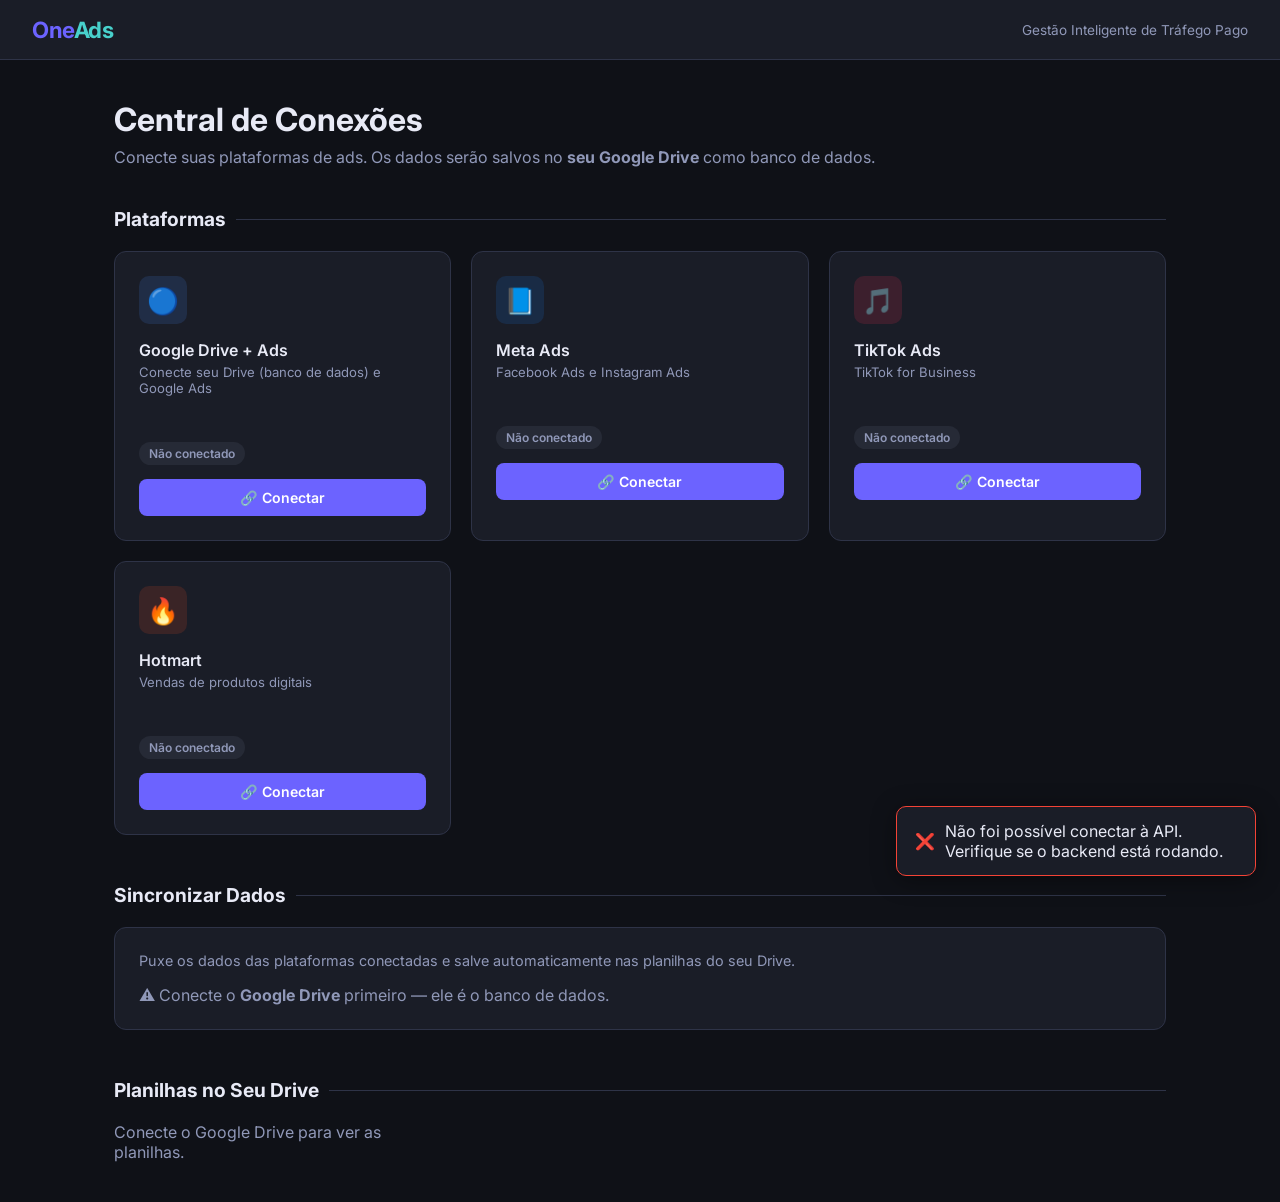
<file: frontend/index.html>
<!DOCTYPE html>
<html lang="pt-BR">
<head>
  <meta charset="UTF-8" />
  <meta name="viewport" content="width=device-width, initial-scale=1.0" />
  <title>OneAds — Conecte suas plataformas</title>
  <link rel="preconnect" href="https://fonts.googleapis.com" />
  <link href="https://fonts.googleapis.com/css2?family=Inter:wght@400;500;600;700&display=swap" rel="stylesheet" />
  <link rel="stylesheet" href="css/style.css" />
</head>
<body>

<!-- Navbar -->
<nav class="navbar">
  <div class="logo">One<span>Ads</span></div>
  <div style="color:var(--text2);font-size:0.85rem">Gestão Inteligente de Tráfego Pago</div>
</nav>

<!-- Loading Overlay -->
<div class="loading-overlay" id="loading-overlay">
  <div class="spinner"></div>
  <p id="loading-text">Aguarde...</p>
</div>

<!-- Toast Container -->
<div class="toast-container" id="toast-container"></div>

<!-- Main -->
<main class="container">

  <div class="page-header">
    <h1>Central de Conexões</h1>
    <p>Conecte suas plataformas de ads. Os dados serão salvos no <strong>seu Google Drive</strong> como banco de dados.</p>
  </div>

  <!-- Plataformas -->
  <div class="section-title">Plataformas</div>
  <div class="platforms-grid" id="platforms-grid">
    <!-- renderizado via JS -->
  </div>

  <!-- Sincronização -->
  <div class="section-title">Sincronizar Dados</div>
  <div class="sync-panel">
    <p style="color:var(--text2);margin-bottom:16px;font-size:0.9rem">
      Puxe os dados das plataformas conectadas e salve automaticamente nas planilhas do seu Drive.
    </p>
    <div class="sync-actions" id="sync-actions">
      <!-- renderizado via JS -->
    </div>
    <div class="sync-log" id="sync-log"></div>
  </div>

  <!-- Arquivos no Drive -->
  <div class="section-title">Planilhas no Seu Drive</div>
  <div id="drive-files" class="files-grid">
    <p style="color:var(--text2)">Conecte o Google Drive para ver as planilhas.</p>
  </div>

</main>

<script src="js/app.js"></script>
</body>
</html>
</file>
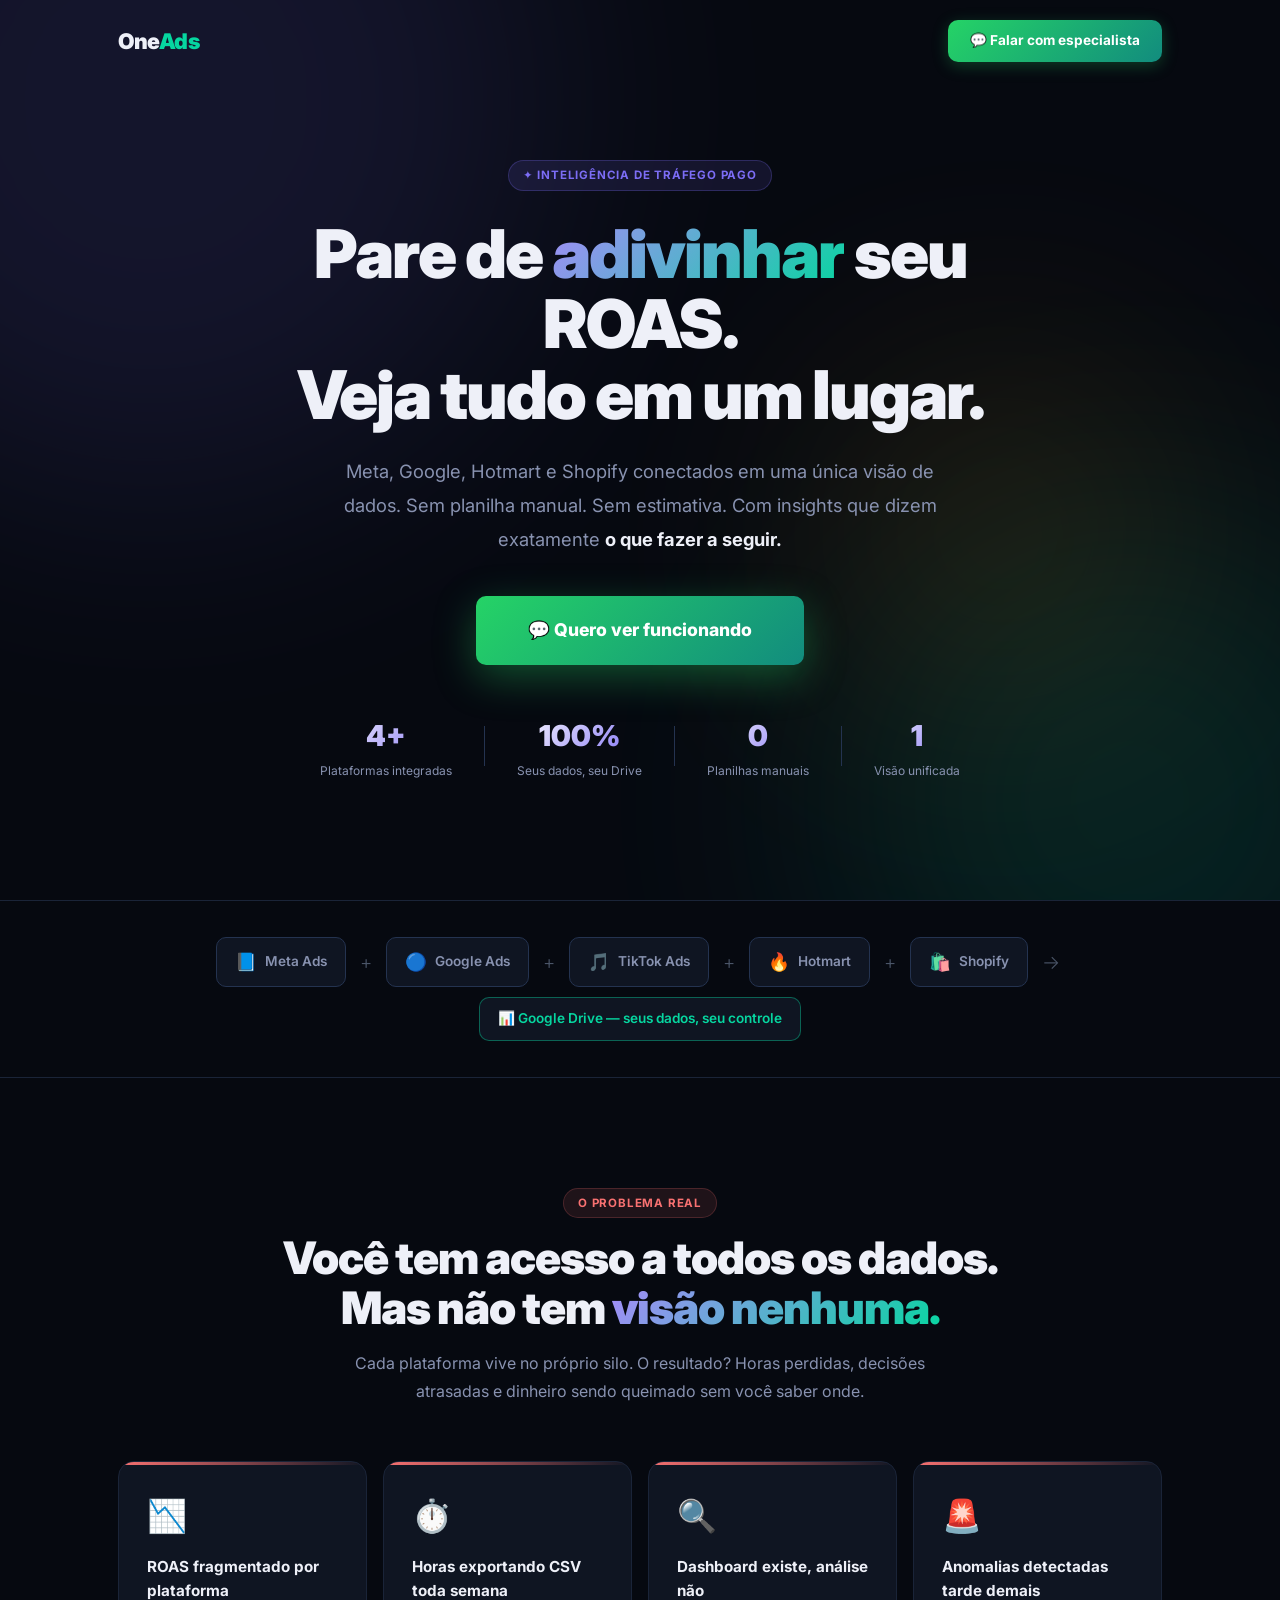
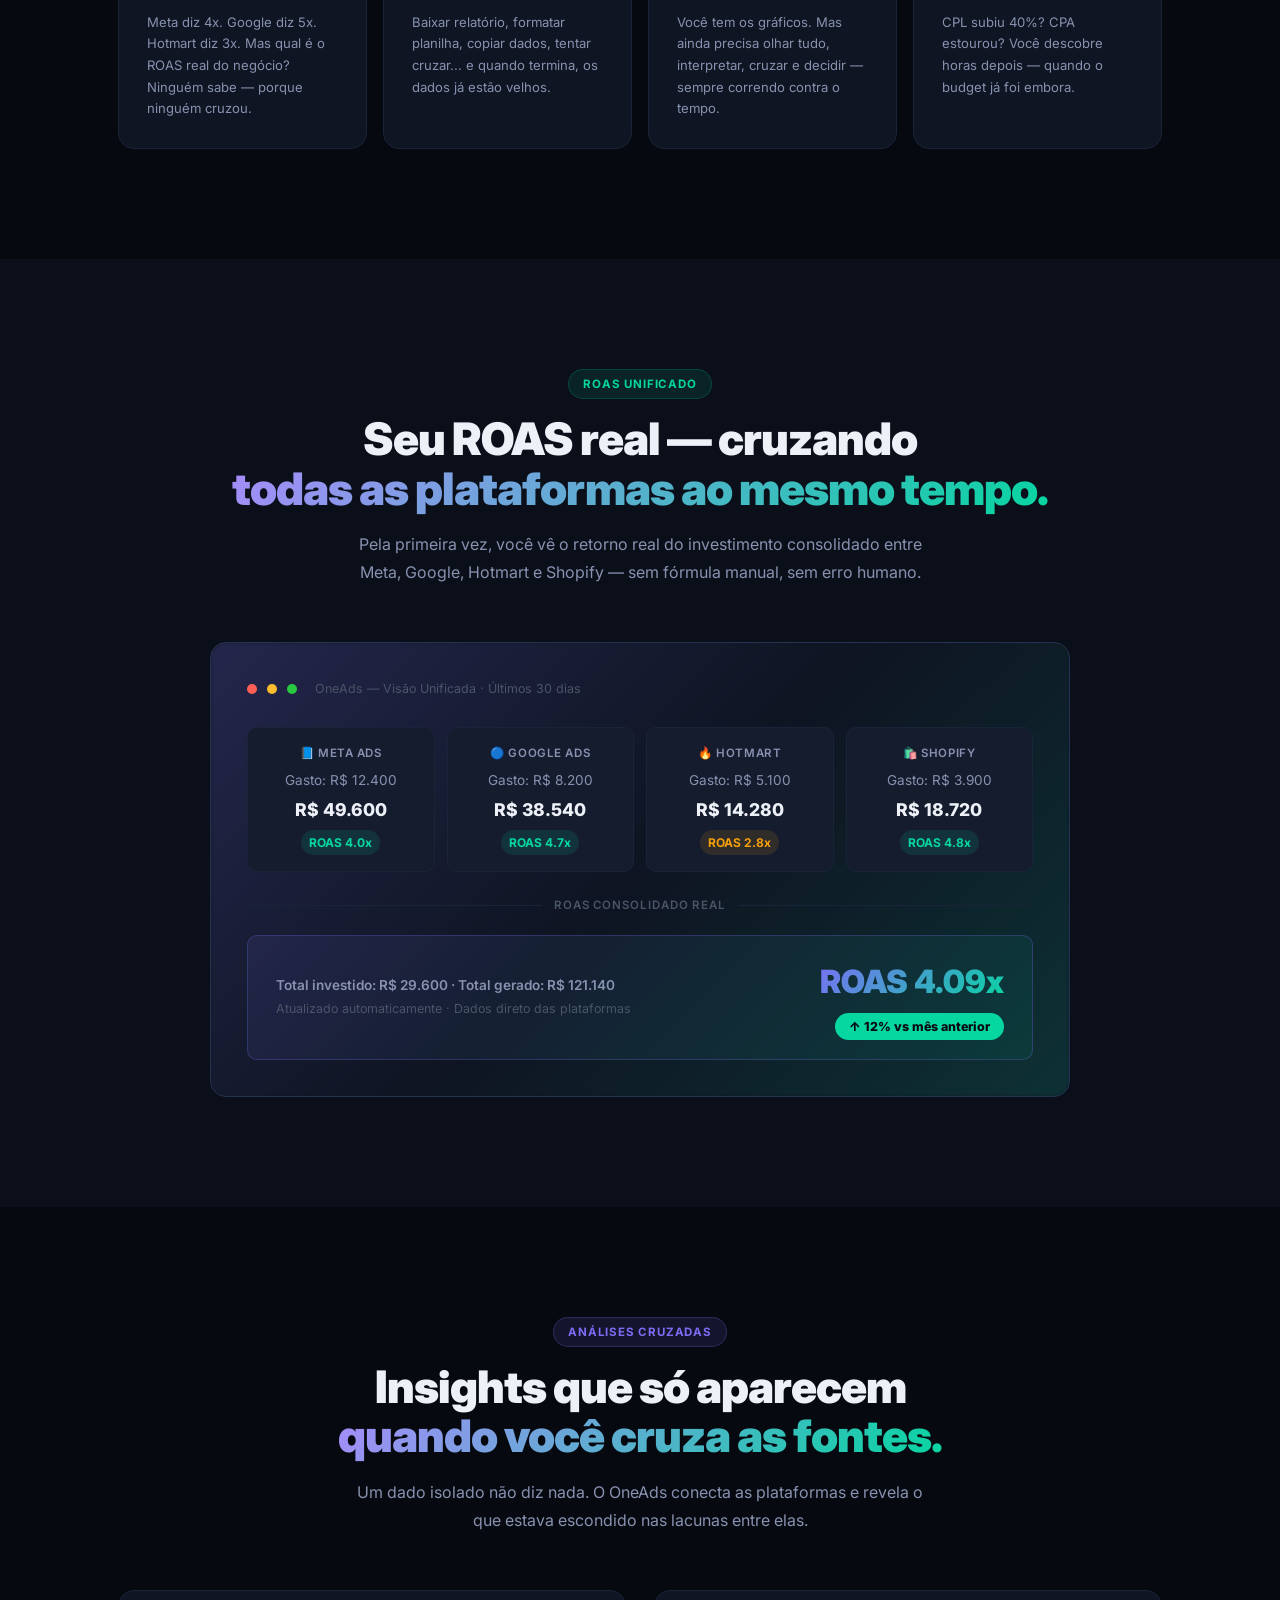
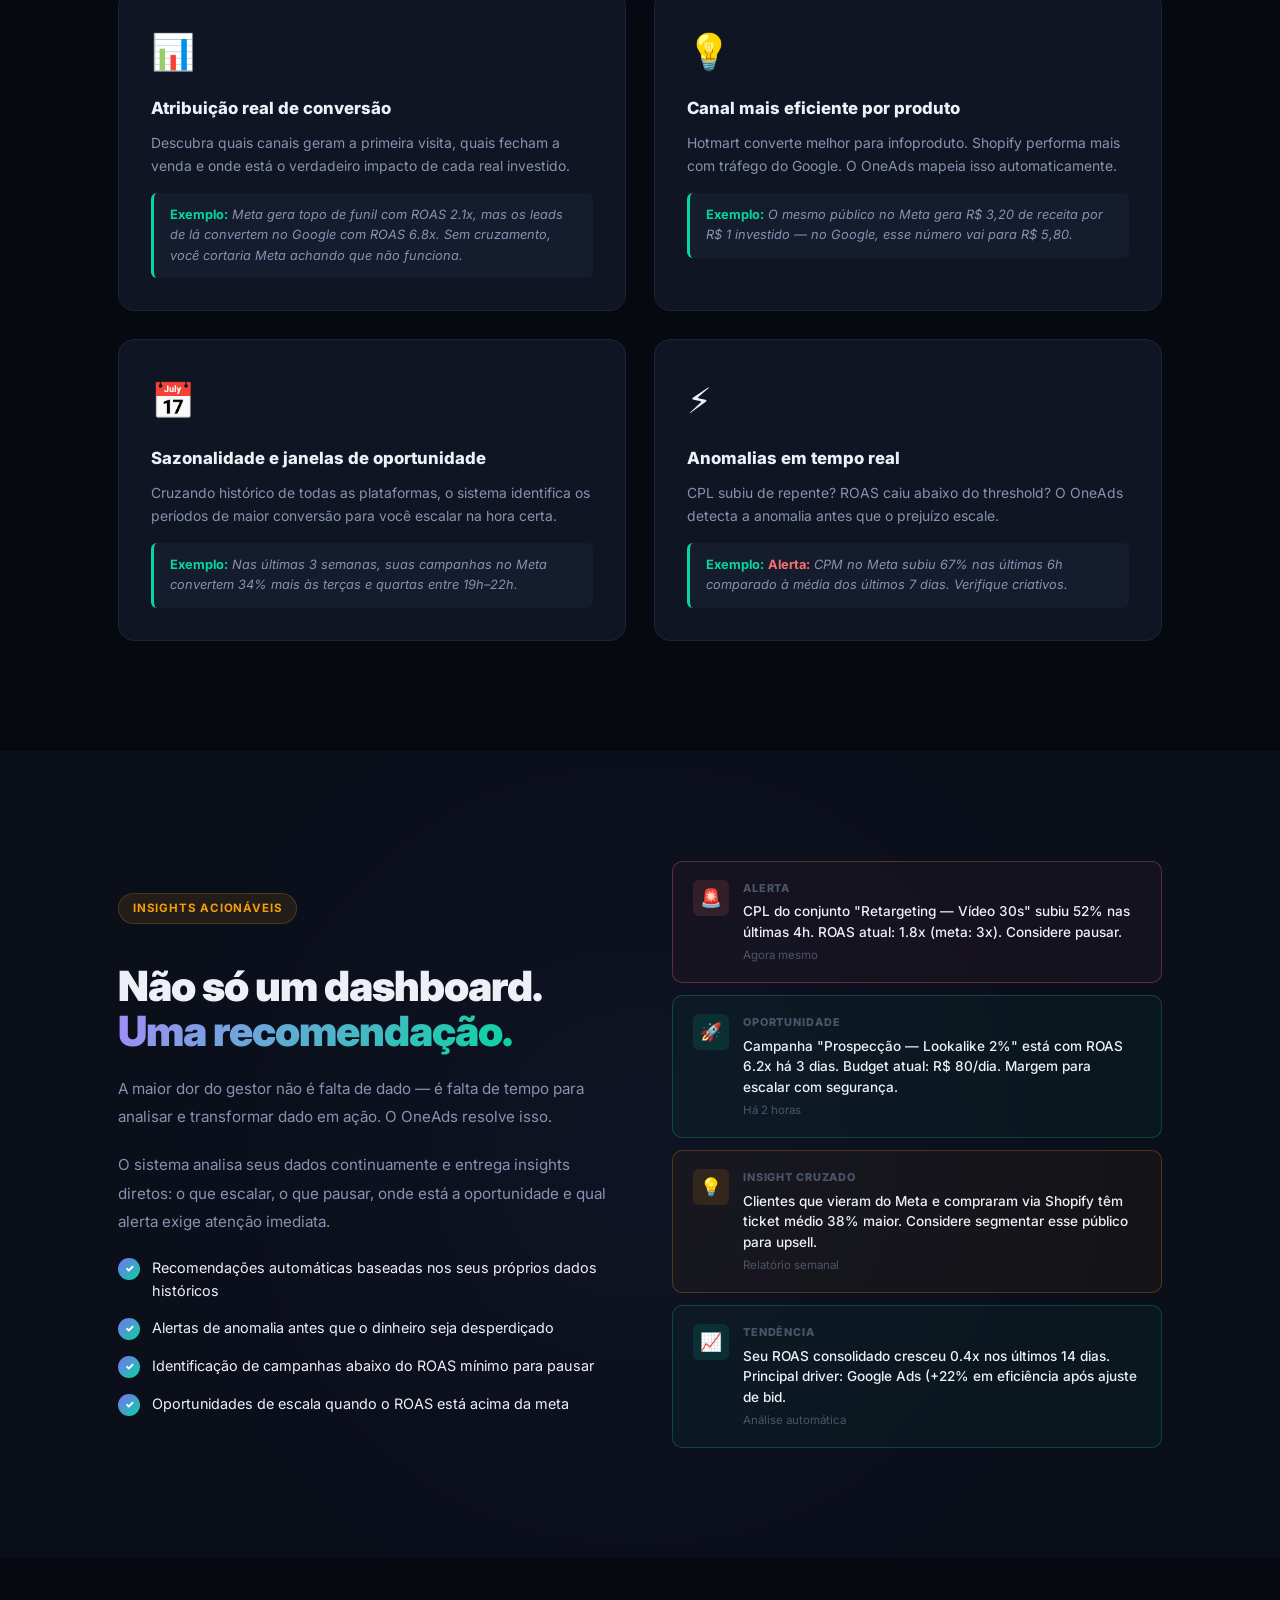
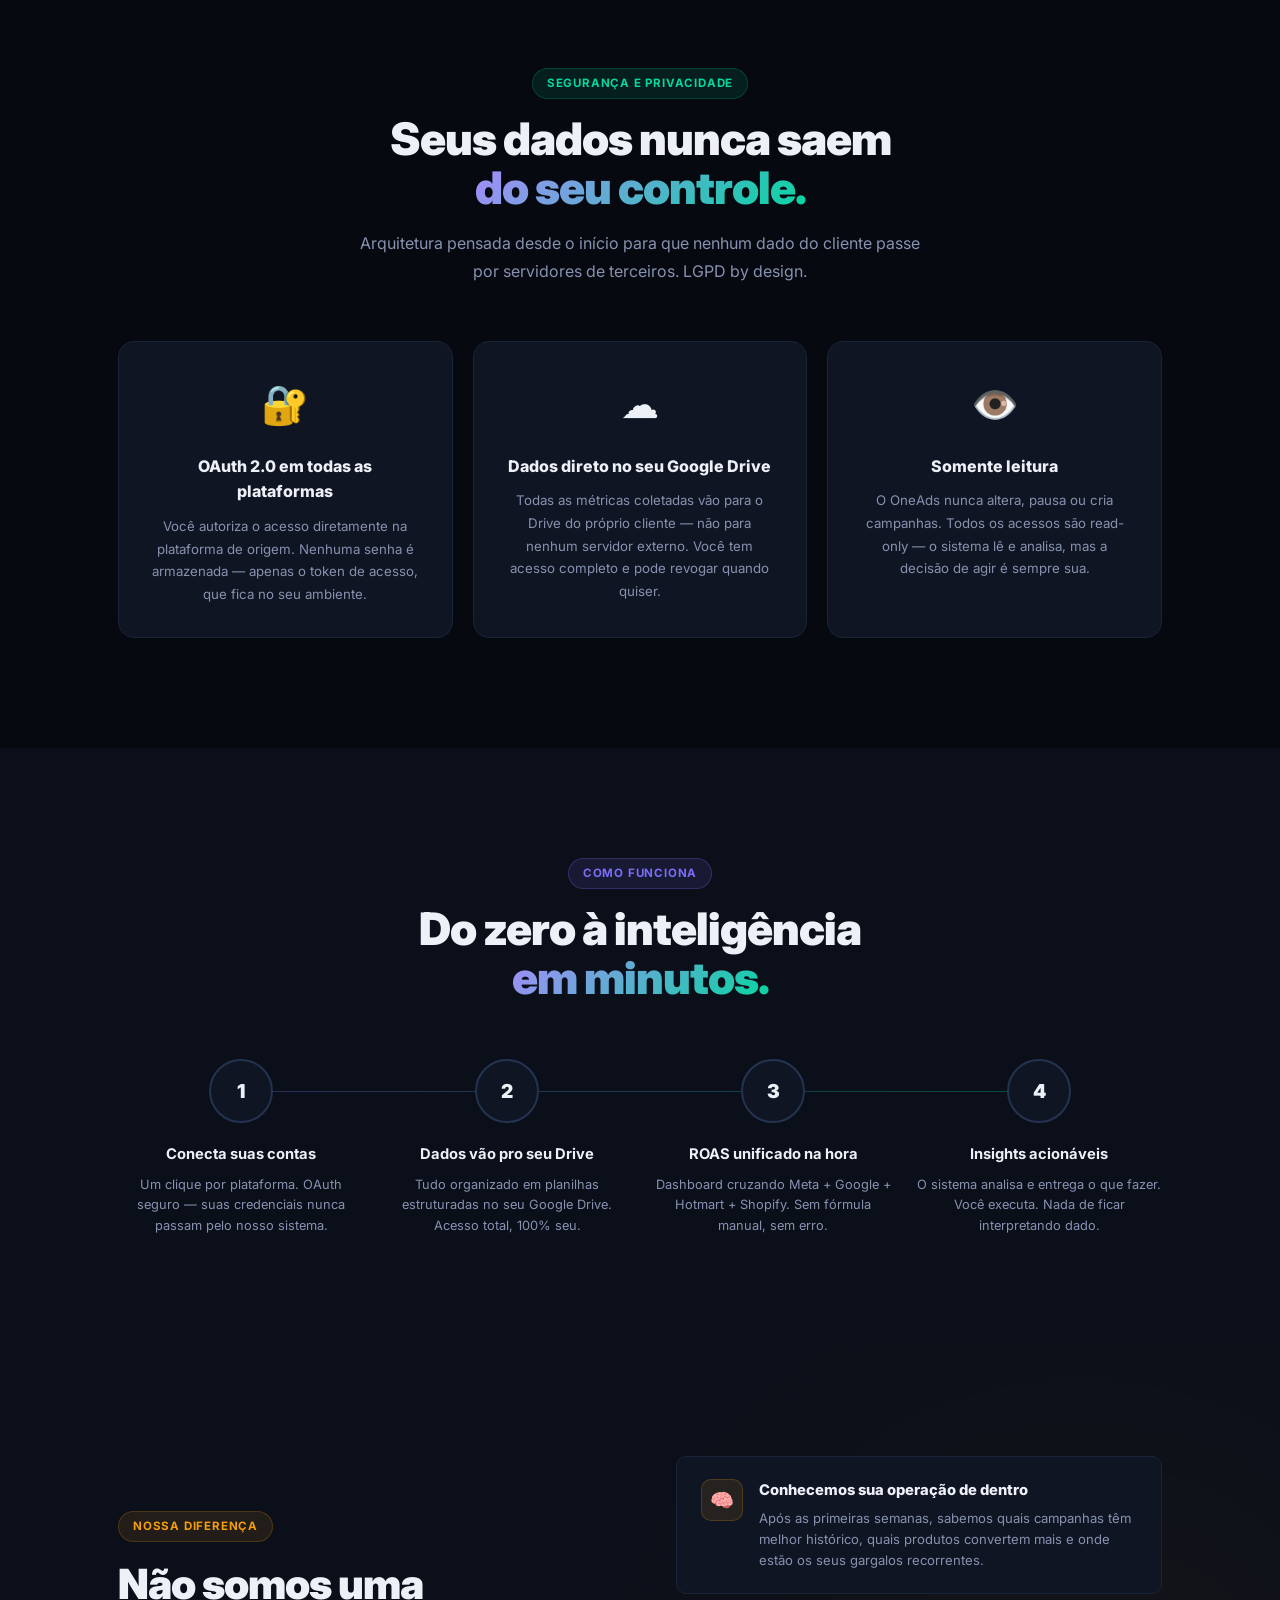
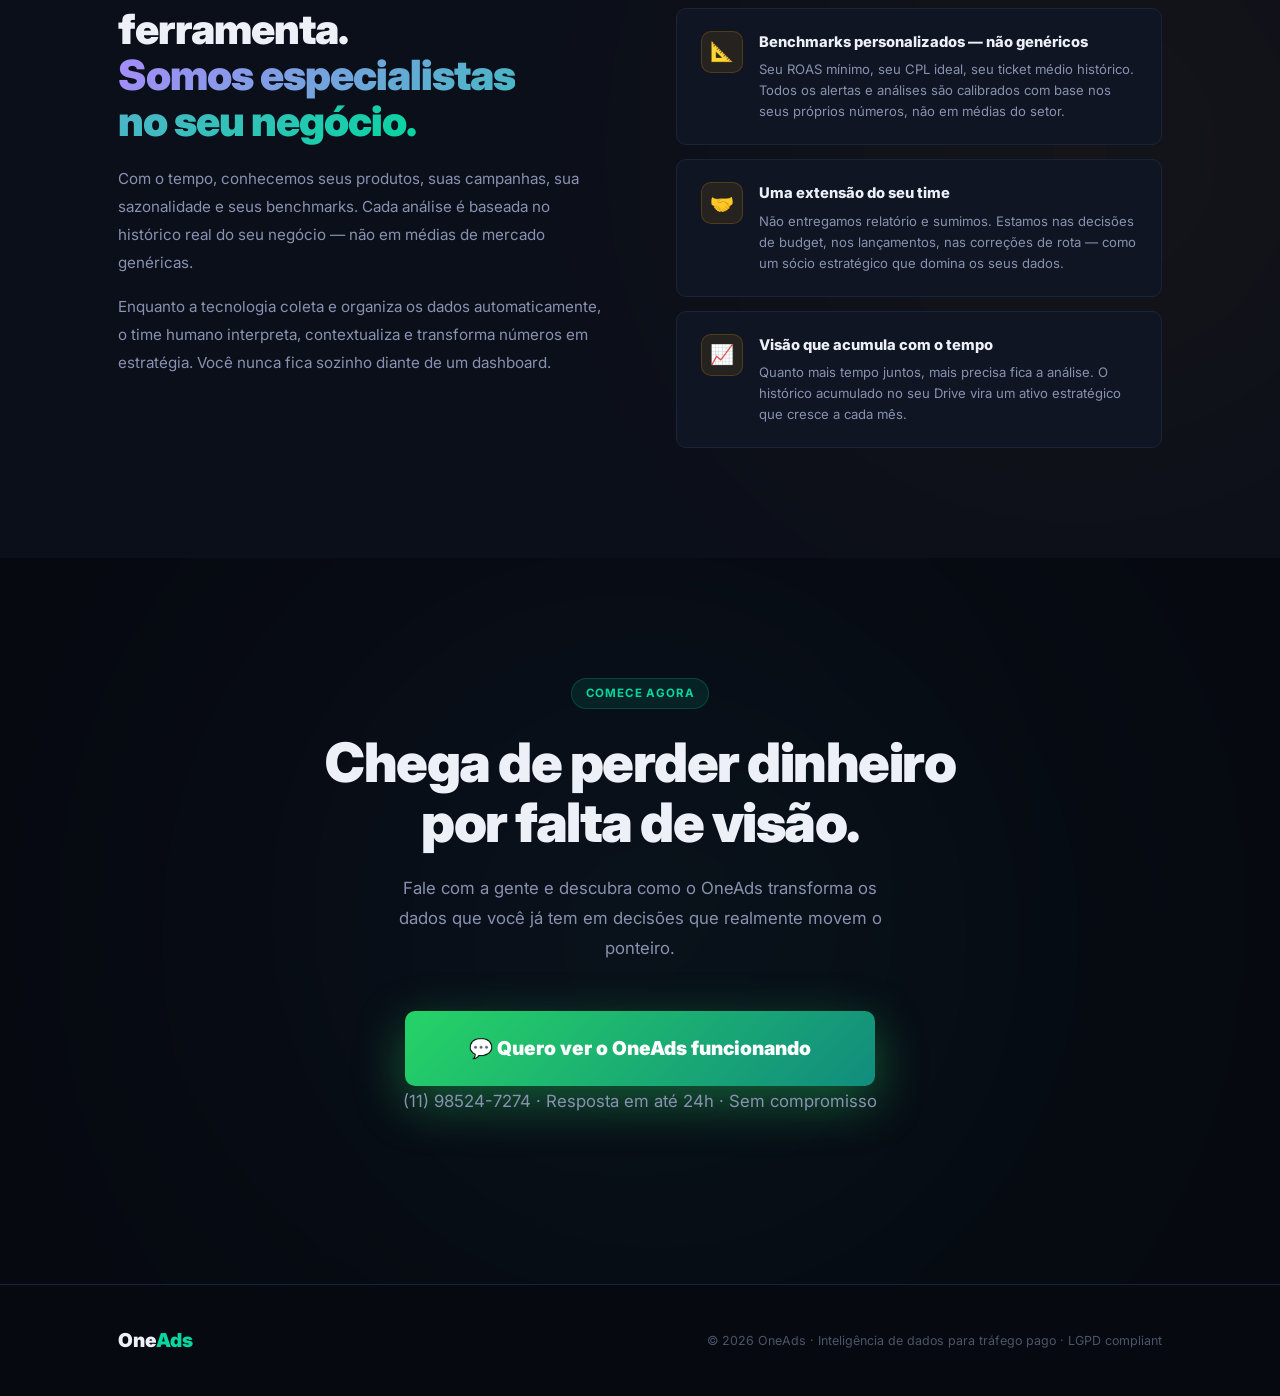
<file: frontend/landing.html>
<!DOCTYPE html>
<html lang="pt-BR">
<head>
<meta charset="UTF-8" />
<meta name="viewport" content="width=device-width, initial-scale=1.0" />
<title>OneAds — ROAS Unificado. Insights Reais. Resultado.</title>
<link rel="preconnect" href="https://fonts.googleapis.com" />
<link href="https://fonts.googleapis.com/css2?family=Inter:wght@300;400;500;600;700;800;900&display=swap" rel="stylesheet" />
<style>
*,*::before,*::after{box-sizing:border-box;margin:0;padding:0}
:root{
  --bg:#060910;
  --bg2:#0b0f1a;
  --surface:#0f1522;
  --surface2:#141c2e;
  --border:#1a2438;
  --border2:#243350;
  --accent:#7c6df5;
  --accent2:#06d6a0;
  --accent3:#f59e0b;
  --red:#f87171;
  --text:#eef0f8;
  --text2:#8892b0;
  --text3:#4a5568;
  --radius:16px;
  --radius-sm:10px;
  --radius-xs:6px;
}
html{scroll-behavior:smooth}
body{font-family:'Inter',system-ui,sans-serif;background:var(--bg);color:var(--text);overflow-x:hidden;line-height:1.6}
a{text-decoration:none;color:inherit}

/* UTILS */
.container{max-width:1100px;margin:0 auto;padding:0 28px}
.tag{display:inline-flex;align-items:center;gap:6px;padding:5px 14px;border-radius:100px;font-size:.72rem;font-weight:700;letter-spacing:.07em;text-transform:uppercase}
.tag-purple{background:rgba(124,109,245,.12);color:var(--accent);border:1px solid rgba(124,109,245,.25)}
.tag-green{background:rgba(6,214,160,.1);color:var(--accent2);border:1px solid rgba(6,214,160,.2)}
.tag-gold{background:rgba(245,158,11,.1);color:var(--accent3);border:1px solid rgba(245,158,11,.2)}
.tag-red{background:rgba(248,113,113,.1);color:var(--red);border:1px solid rgba(248,113,113,.2)}
.gradient-text{background:linear-gradient(135deg,#a78bfa,#06d6a0);-webkit-background-clip:text;-webkit-text-fill-color:transparent;background-clip:text}
.section-label{text-align:center;margin-bottom:16px}
.section-title{font-size:clamp(1.9rem,4vw,2.8rem);font-weight:900;letter-spacing:-1px;text-align:center;margin-bottom:16px;line-height:1.1}
.section-sub{text-align:center;color:var(--text2);max-width:580px;margin:0 auto 56px;font-size:1rem;line-height:1.75}

/* FADE IN */
.fade-in{opacity:0;transform:translateY(28px);transition:opacity .7s ease,transform .7s ease}
.fade-in.visible{opacity:1;transform:translateY(0)}

/* NAV */
nav{position:fixed;top:0;left:0;right:0;z-index:100;padding:20px 0}
nav.scrolled{background:rgba(6,9,16,.9);backdrop-filter:blur(20px);border-bottom:1px solid var(--border)}
.nav-inner{display:flex;align-items:center;justify-content:space-between}
.nav-logo{font-size:1.35rem;font-weight:900;letter-spacing:-.5px}
.nav-logo span{color:var(--accent2)}
.btn-wpp-nav{display:inline-flex;align-items:center;gap:8px;padding:10px 22px;border-radius:var(--radius-sm);background:linear-gradient(135deg,#25d366,#128c7e);color:#fff;font-size:.85rem;font-weight:700;transition:all .2s;box-shadow:0 4px 16px rgba(37,211,102,.25)}
.btn-wpp-nav:hover{transform:translateY(-1px);box-shadow:0 8px 24px rgba(37,211,102,.4)}

/* HERO */
.hero{min-height:100vh;display:flex;align-items:center;padding:130px 0 90px;position:relative;overflow:hidden}
.hero-glow{position:absolute;border-radius:50%;filter:blur(130px);opacity:.12;pointer-events:none}
.g1{width:800px;height:800px;background:var(--accent);top:-300px;left:-250px}
.g2{width:600px;height:600px;background:var(--accent2);bottom:-200px;right:-150px}
.g3{width:350px;height:350px;background:var(--accent3);top:40%;right:8%}
.hero-inner{max-width:780px;margin:0 auto;text-align:center}
.hero-eyebrow{margin-bottom:28px}
.hero h1{font-size:clamp(2.6rem,6vw,4.2rem);font-weight:900;line-height:1.05;letter-spacing:-2px;margin-bottom:24px}
.hero-sub{font-size:1.15rem;color:var(--text2);line-height:1.85;max-width:620px;margin:0 auto 40px}
.btn-wpp-hero{display:inline-flex;align-items:center;gap:12px;padding:20px 52px;border-radius:var(--radius-sm);background:linear-gradient(135deg,#25d366,#128c7e);color:#fff;font-size:1.1rem;font-weight:800;transition:all .25s;box-shadow:0 12px 40px rgba(37,211,102,.35)}
.btn-wpp-hero:hover{transform:translateY(-3px);box-shadow:0 20px 56px rgba(37,211,102,.5)}
.hero-proof{display:flex;align-items:center;justify-content:center;gap:32px;margin-top:48px;flex-wrap:wrap}
.proof-item{text-align:center}
.proof-num{font-size:1.8rem;font-weight:900;background:linear-gradient(135deg,#fff,var(--accent));-webkit-background-clip:text;-webkit-text-fill-color:transparent;background-clip:text}
.proof-lbl{font-size:.75rem;color:var(--text2);margin-top:2px}
.proof-div{width:1px;height:40px;background:var(--border2)}

/* PLATFORMS BADGE */
.platforms-strip{padding:36px 0;border-top:1px solid var(--border);border-bottom:1px solid var(--border)}
.platforms-inner{display:flex;align-items:center;justify-content:center;gap:10px;flex-wrap:wrap}
.plat-badge{display:flex;align-items:center;gap:8px;padding:10px 18px;border-radius:var(--radius-sm);background:var(--surface);border:1px solid var(--border2);font-size:.85rem;font-weight:600;color:var(--text2);transition:all .2s}
.plat-badge:hover{border-color:var(--accent2);color:var(--text)}
.plat-icon{font-size:1.1rem}
.plat-plus{color:var(--text3);font-size:1.2rem;font-weight:300;padding:0 4px}

/* PAIN SECTION */
.pain-section{padding:110px 0}
.pain-grid{display:grid;grid-template-columns:repeat(auto-fill,minmax(240px,1fr));gap:16px;margin-top:20px}
.pain-card{background:var(--surface);border:1px solid var(--border);border-radius:var(--radius);padding:28px;position:relative;overflow:hidden}
.pain-card::before{content:'';position:absolute;top:0;left:0;right:0;height:3px;background:linear-gradient(90deg,var(--red),transparent)}
.pain-icon{font-size:2rem;margin-bottom:14px}
.pain-card h4{font-size:.95rem;font-weight:700;margin-bottom:8px;color:var(--text)}
.pain-card p{font-size:.82rem;color:var(--text2);line-height:1.65}

/* ROAS SECTION */
.roas-section{padding:110px 0;background:var(--bg2)}
.roas-visual{margin-top:56px;background:var(--surface);border:1px solid var(--border2);border-radius:var(--radius);padding:36px;position:relative;overflow:hidden;max-width:860px;margin-left:auto;margin-right:auto}
.roas-visual::before{content:'';position:absolute;inset:-1px;border-radius:var(--radius);background:linear-gradient(135deg,rgba(124,109,245,.2),transparent 50%,rgba(6,214,160,.15));z-index:-1;filter:blur(2px)}
.roas-header{display:flex;align-items:center;gap:10px;margin-bottom:28px}
.roas-dot{width:10px;height:10px;border-radius:50%}
.r1{background:#ff5f57}.r2{background:#febc2e}.r3{background:#28c840}
.roas-title-bar{font-size:.78rem;color:var(--text3);margin-left:8px}
.roas-platforms{display:grid;grid-template-columns:repeat(4,1fr);gap:12px;margin-bottom:24px}
.roas-plat{background:var(--surface2);border-radius:var(--radius-sm);padding:16px;border:1px solid var(--border);text-align:center}
.roas-plat .p-name{font-size:.72rem;color:var(--text2);margin-bottom:8px;font-weight:600;text-transform:uppercase;letter-spacing:.05em}
.roas-plat .p-spend{font-size:.85rem;color:var(--text2);margin-bottom:4px}
.roas-plat .p-revenue{font-size:1.1rem;font-weight:800;color:var(--text)}
.roas-plat .p-roas{font-size:.75rem;font-weight:700;margin-top:6px;padding:3px 8px;border-radius:100px;display:inline-block}
.roas-good{background:rgba(6,214,160,.12);color:var(--accent2)}
.roas-warn{background:rgba(245,158,11,.12);color:var(--accent3)}
.roas-divider{display:flex;align-items:center;gap:12px;margin-bottom:20px}
.roas-divider-line{flex:1;height:1px;background:var(--border)}
.roas-divider-text{font-size:.72rem;color:var(--text3);font-weight:600;text-transform:uppercase;letter-spacing:.08em}
.roas-total{background:linear-gradient(135deg,rgba(124,109,245,.1),rgba(6,214,160,.08));border:1px solid rgba(124,109,245,.25);border-radius:var(--radius-sm);padding:20px 28px;display:flex;align-items:center;justify-content:space-between;flex-wrap:wrap;gap:16px}
.roas-total-label{font-size:.85rem;color:var(--text2);font-weight:600}
.roas-total-val{font-size:2rem;font-weight:900;background:linear-gradient(135deg,var(--accent),var(--accent2));-webkit-background-clip:text;-webkit-text-fill-color:transparent;background-clip:text}
.roas-total-sub{font-size:.78rem;color:var(--text3);margin-top:2px}
.roas-badge{background:var(--accent2);color:#060910;font-size:.78rem;font-weight:800;padding:6px 14px;border-radius:100px}

/* CROSS SECTION */
.cross-section{padding:110px 0}
.cross-grid{display:grid;grid-template-columns:1fr 1fr;gap:28px;margin-top:56px}
.cross-card{background:var(--surface);border:1px solid var(--border);border-radius:var(--radius);padding:32px;transition:border-color .2s,transform .2s}
.cross-card:hover{border-color:var(--accent);transform:translateY(-4px)}
.cross-icon{font-size:2.2rem;margin-bottom:16px}
.cross-card h3{font-size:1.05rem;font-weight:800;margin-bottom:10px}
.cross-card p{font-size:.87rem;color:var(--text2);line-height:1.7}
.cross-example{margin-top:14px;padding:12px 16px;background:var(--surface2);border-radius:var(--radius-xs);border-left:3px solid var(--accent2);font-size:.8rem;color:var(--text2);line-height:1.6;font-style:italic}
.cross-example strong{color:var(--accent2);font-style:normal}

/* INSIGHTS SECTION */
.insights-section{padding:110px 0;background:var(--bg2);position:relative;overflow:hidden}
.insights-glow{position:absolute;width:500px;height:500px;border-radius:50%;background:var(--accent);filter:blur(150px);opacity:.06;top:50%;left:50%;transform:translate(-50%,-50%);pointer-events:none}
.insights-inner{display:grid;grid-template-columns:1fr 1fr;gap:64px;align-items:center;position:relative;z-index:1}
.insights-text .tag{margin-bottom:20px}
.insights-text h2{font-size:clamp(1.9rem,3.5vw,2.6rem);font-weight:900;letter-spacing:-1px;margin-bottom:20px;line-height:1.1}
.insights-text p{color:var(--text2);line-height:1.85;margin-bottom:20px;font-size:.95rem}
.insights-list{list-style:none;display:flex;flex-direction:column;gap:14px}
.insights-list li{display:flex;align-items:flex-start;gap:12px;font-size:.9rem;line-height:1.6}
.insight-bullet{width:22px;height:22px;border-radius:50%;background:linear-gradient(135deg,var(--accent),var(--accent2));display:flex;align-items:center;justify-content:center;font-size:.65rem;font-weight:900;color:#fff;flex-shrink:0;margin-top:2px}
.insights-feed{display:flex;flex-direction:column;gap:12px}
.insight-card{background:var(--surface);border:1px solid var(--border2);border-radius:var(--radius-sm);padding:18px 20px;display:flex;align-items:flex-start;gap:14px;transition:border-color .2s}
.insight-card:hover{border-color:var(--accent)}
.insight-card.alert{border-color:rgba(248,113,113,.3);background:rgba(248,113,113,.04)}
.insight-card.alert .ic-icon{background:rgba(248,113,113,.12);color:var(--red)}
.insight-card.win{border-color:rgba(6,214,160,.25);background:rgba(6,214,160,.04)}
.insight-card.win .ic-icon{background:rgba(6,214,160,.12);color:var(--accent2)}
.insight-card.tip{border-color:rgba(245,158,11,.25);background:rgba(245,158,11,.04)}
.insight-card.tip .ic-icon{background:rgba(245,158,11,.12);color:var(--accent3)}
.ic-icon{width:36px;height:36px;border-radius:var(--radius-xs);display:flex;align-items:center;justify-content:center;font-size:1.1rem;flex-shrink:0}
.ic-body{}
.ic-type{font-size:.68rem;font-weight:800;text-transform:uppercase;letter-spacing:.08em;color:var(--text3);margin-bottom:4px}
.ic-text{font-size:.85rem;color:var(--text);line-height:1.5;font-weight:500}
.ic-time{font-size:.72rem;color:var(--text3);margin-top:4px}

/* SECURITY SECTION */
.security-section{padding:110px 0}
.security-grid{display:grid;grid-template-columns:repeat(3,1fr);gap:20px;margin-top:56px}
.sec-card{background:var(--surface);border:1px solid var(--border);border-radius:var(--radius);padding:32px;text-align:center;transition:border-color .2s,transform .2s}
.sec-card:hover{border-color:var(--accent2);transform:translateY(-3px)}
.sec-icon{font-size:2.4rem;margin-bottom:18px}
.sec-card h4{font-size:1rem;font-weight:800;margin-bottom:10px}
.sec-card p{font-size:.83rem;color:var(--text2);line-height:1.7}

/* HOW SECTION */
.how-section{padding:110px 0;background:var(--bg2)}
.steps{display:grid;grid-template-columns:repeat(4,1fr);gap:20px;margin-top:56px;position:relative}
.steps::before{content:'';position:absolute;top:32px;left:calc(12.5% + 16px);right:calc(12.5% + 16px);height:1px;background:linear-gradient(90deg,var(--accent),var(--accent2));opacity:.3;pointer-events:none}
.step{text-align:center;position:relative}
.step-num{width:64px;height:64px;border-radius:50%;background:var(--surface);border:2px solid var(--border2);display:flex;align-items:center;justify-content:center;font-size:1.2rem;font-weight:900;margin:0 auto 20px;position:relative;z-index:1;transition:border-color .2s}
.step:hover .step-num{border-color:var(--accent)}
.step h4{font-size:.92rem;font-weight:700;margin-bottom:8px}
.step p{font-size:.8rem;color:var(--text2);line-height:1.6}

/* SPECIALIST SECTION */
.specialist-section{padding:110px 0;background:var(--bg2);position:relative;overflow:hidden}
.specialist-glow{position:absolute;width:600px;height:600px;border-radius:50%;background:var(--accent3);filter:blur(160px);opacity:.05;top:50%;right:-100px;transform:translateY(-50%);pointer-events:none}
.specialist-inner{display:grid;grid-template-columns:1fr 1fr;gap:72px;align-items:center;position:relative;z-index:1}
.specialist-text h2{font-size:clamp(1.9rem,3.5vw,2.6rem);font-weight:900;letter-spacing:-1px;margin:20px 0 20px;line-height:1.1}
.specialist-text p{color:var(--text2);line-height:1.85;font-size:.95rem;margin-bottom:16px}
.specialist-cards{display:flex;flex-direction:column;gap:14px}
.spec-card{background:var(--surface);border:1px solid var(--border);border-radius:var(--radius-sm);padding:22px 24px;display:flex;align-items:flex-start;gap:16px;transition:border-color .2s,transform .2s}
.spec-card:hover{border-color:var(--accent3);transform:translateX(4px)}
.spec-icon{width:42px;height:42px;border-radius:10px;background:rgba(245,158,11,.1);border:1px solid rgba(245,158,11,.2);display:flex;align-items:center;justify-content:center;font-size:1.2rem;flex-shrink:0}
.spec-body h4{font-size:.92rem;font-weight:800;margin-bottom:5px}
.spec-body p{font-size:.82rem;color:var(--text2);line-height:1.6}

/* FINAL CTA */
.final-cta{padding:120px 0;position:relative;overflow:hidden;text-align:center}
.final-glow-1{position:absolute;width:700px;height:700px;border-radius:50%;background:linear-gradient(135deg,var(--accent),var(--accent2));filter:blur(180px);opacity:.07;top:50%;left:50%;transform:translate(-50%,-50%);pointer-events:none}
.final-cta h2{font-size:clamp(2.2rem,5vw,3.4rem);font-weight:900;letter-spacing:-1.5px;margin-bottom:20px;line-height:1.1}
.final-cta p{color:var(--text2);max-width:520px;margin:0 auto 48px;font-size:1.05rem;line-height:1.8}
.btn-wpp-big{display:inline-flex;align-items:center;gap:14px;padding:22px 64px;border-radius:var(--radius-sm);background:linear-gradient(135deg,#25d366,#128c7e);color:#fff;font-size:1.2rem;font-weight:900;transition:all .25s;box-shadow:0 16px 50px rgba(37,211,102,.4);position:relative;z-index:1}
.btn-wpp-big:hover{transform:translateY(-4px);box-shadow:0 24px 70px rgba(37,211,102,.55)}
.cta-note{margin-top:20px;font-size:.82rem;color:var(--text3);position:relative;z-index:1}

/* FOOTER */
footer{padding:40px 0;border-top:1px solid var(--border)}
.footer-inner{display:flex;align-items:center;justify-content:space-between;flex-wrap:wrap;gap:16px}
.footer-logo{font-size:1.2rem;font-weight:900}
.footer-logo span{color:var(--accent2)}
.footer-copy{font-size:.78rem;color:var(--text3)}

/* RESPONSIVE */
@media(max-width:900px){
  .cross-grid,.insights-inner,.security-grid,.specialist-inner{grid-template-columns:1fr}
  .steps{grid-template-columns:repeat(2,1fr)}
  .steps::before{display:none}
  .roas-platforms{grid-template-columns:repeat(2,1fr)}
}
@media(max-width:600px){
  .steps,.pain-grid{grid-template-columns:1fr}
  .hero h1{letter-spacing:-1px}
  .roas-total{flex-direction:column;text-align:center}
}
</style>
</head>
<body>

<!-- NAV -->
<nav id="navbar">
  <div class="container">
    <div class="nav-inner">
      <div class="nav-logo">One<span>Ads</span></div>
      <a href="https://wa.me/5511985247274?text=Ol%C3%A1%2C+quero+saber+mais+sobre+o+OneAds" target="_blank" class="btn-wpp-nav">
        💬 Falar com especialista
      </a>
    </div>
  </div>
</nav>

<!-- HERO -->
<section class="hero">
  <div class="hero-glow g1"></div>
  <div class="hero-glow g2"></div>
  <div class="hero-glow g3"></div>
  <div class="container">
    <div class="hero-inner fade-in">
      <div class="hero-eyebrow">
        <span class="tag tag-purple">✦ Inteligência de tráfego pago</span>
      </div>
      <h1>Pare de <span class="gradient-text">adivinhar</span> seu ROAS.<br />Veja tudo em um lugar.</h1>
      <p class="hero-sub">Meta, Google, Hotmart e Shopify conectados em uma única visão de dados. Sem planilha manual. Sem estimativa. Com insights que dizem exatamente <strong style="color:var(--text)">o que fazer a seguir.</strong></p>
      <a href="https://wa.me/5511985247274?text=Ol%C3%A1%2C+quero+saber+mais+sobre+o+OneAds" target="_blank" class="btn-wpp-hero">
        💬 Quero ver funcionando
      </a>
      <div class="hero-proof">
        <div class="proof-item">
          <div class="proof-num">4+</div>
          <div class="proof-lbl">Plataformas integradas</div>
        </div>
        <div class="proof-div"></div>
        <div class="proof-item">
          <div class="proof-num">100%</div>
          <div class="proof-lbl">Seus dados, seu Drive</div>
        </div>
        <div class="proof-div"></div>
        <div class="proof-item">
          <div class="proof-num">0</div>
          <div class="proof-lbl">Planilhas manuais</div>
        </div>
        <div class="proof-div"></div>
        <div class="proof-item">
          <div class="proof-num">1</div>
          <div class="proof-lbl">Visão unificada</div>
        </div>
      </div>
    </div>
  </div>
</section>

<!-- PLATFORMS STRIP -->
<div class="platforms-strip">
  <div class="container">
    <div class="platforms-inner">
      <div class="plat-badge"><span class="plat-icon">📘</span> Meta Ads</div>
      <span class="plat-plus">+</span>
      <div class="plat-badge"><span class="plat-icon">🔵</span> Google Ads</div>
      <span class="plat-plus">+</span>
      <div class="plat-badge"><span class="plat-icon">🎵</span> TikTok Ads</div>
      <span class="plat-plus">+</span>
      <div class="plat-badge"><span class="plat-icon">🔥</span> Hotmart</div>
      <span class="plat-plus">+</span>
      <div class="plat-badge"><span class="plat-icon">🛍️</span> Shopify</div>
      <span class="plat-plus">→</span>
      <div class="plat-badge" style="border-color:rgba(6,214,160,.4);color:var(--accent2)">📊 Google Drive — seus dados, seu controle</div>
    </div>
  </div>
</div>

<!-- PAIN -->
<section class="pain-section">
  <div class="container">
    <div class="section-label fade-in"><span class="tag tag-red">O problema real</span></div>
    <h2 class="section-title fade-in">Você tem acesso a todos os dados.<br />Mas não tem <span class="gradient-text">visão nenhuma.</span></h2>
    <p class="section-sub fade-in">Cada plataforma vive no próprio silo. O resultado? Horas perdidas, decisões atrasadas e dinheiro sendo queimado sem você saber onde.</p>
    <div class="pain-grid">
      <div class="pain-card fade-in">
        <div class="pain-icon">📉</div>
        <h4>ROAS fragmentado por plataforma</h4>
        <p>Meta diz 4x. Google diz 5x. Hotmart diz 3x. Mas qual é o ROAS real do negócio? Ninguém sabe — porque ninguém cruzou.</p>
      </div>
      <div class="pain-card fade-in">
        <div class="pain-icon">⏱️</div>
        <h4>Horas exportando CSV toda semana</h4>
        <p>Baixar relatório, formatar planilha, copiar dados, tentar cruzar... e quando termina, os dados já estão velhos.</p>
      </div>
      <div class="pain-card fade-in">
        <div class="pain-icon">🔍</div>
        <h4>Dashboard existe, análise não</h4>
        <p>Você tem os gráficos. Mas ainda precisa olhar tudo, interpretar, cruzar e decidir — sempre correndo contra o tempo.</p>
      </div>
      <div class="pain-card fade-in">
        <div class="pain-icon">🚨</div>
        <h4>Anomalias detectadas tarde demais</h4>
        <p>CPL subiu 40%? CPA estourou? Você descobre horas depois — quando o budget já foi embora.</p>
      </div>
    </div>
  </div>
</section>

<!-- ROAS UNIFICADO -->
<section class="roas-section">
  <div class="container">
    <div class="section-label fade-in"><span class="tag tag-green">ROAS Unificado</span></div>
    <h2 class="section-title fade-in">Seu ROAS real — cruzando<br /><span class="gradient-text">todas as plataformas ao mesmo tempo.</span></h2>
    <p class="section-sub fade-in">Pela primeira vez, você vê o retorno real do investimento consolidado entre Meta, Google, Hotmart e Shopify — sem fórmula manual, sem erro humano.</p>

    <div class="roas-visual fade-in">
      <div class="roas-header">
        <div class="roas-dot r1"></div><div class="roas-dot r2"></div><div class="roas-dot r3"></div>
        <span class="roas-title-bar">OneAds — Visão Unificada · Últimos 30 dias</span>
      </div>
      <div class="roas-platforms">
        <div class="roas-plat">
          <div class="p-name">📘 Meta Ads</div>
          <div class="p-spend">Gasto: R$ 12.400</div>
          <div class="p-revenue">R$ 49.600</div>
          <div class="p-roas roas-good">ROAS 4.0x</div>
        </div>
        <div class="roas-plat">
          <div class="p-name">🔵 Google Ads</div>
          <div class="p-spend">Gasto: R$ 8.200</div>
          <div class="p-revenue">R$ 38.540</div>
          <div class="p-roas roas-good">ROAS 4.7x</div>
        </div>
        <div class="roas-plat">
          <div class="p-name">🔥 Hotmart</div>
          <div class="p-spend">Gasto: R$ 5.100</div>
          <div class="p-revenue">R$ 14.280</div>
          <div class="p-roas roas-warn">ROAS 2.8x</div>
        </div>
        <div class="roas-plat">
          <div class="p-name">🛍️ Shopify</div>
          <div class="p-spend">Gasto: R$ 3.900</div>
          <div class="p-revenue">R$ 18.720</div>
          <div class="p-roas roas-good">ROAS 4.8x</div>
        </div>
      </div>
      <div class="roas-divider">
        <div class="roas-divider-line"></div>
        <span class="roas-divider-text">ROAS consolidado real</span>
        <div class="roas-divider-line"></div>
      </div>
      <div class="roas-total">
        <div>
          <div class="roas-total-label">Total investido: R$ 29.600 · Total gerado: R$ 121.140</div>
          <div class="roas-total-sub">Atualizado automaticamente · Dados direto das plataformas</div>
        </div>
        <div style="text-align:right">
          <div class="roas-total-val">ROAS 4.09x</div>
          <div style="margin-top:6px"><span class="roas-badge">↑ 12% vs mês anterior</span></div>
        </div>
      </div>
    </div>
  </div>
</section>

<!-- ANÁLISES CRUZADAS -->
<section class="cross-section">
  <div class="container">
    <div class="section-label fade-in"><span class="tag tag-purple">Análises Cruzadas</span></div>
    <h2 class="section-title fade-in">Insights que só aparecem<br /><span class="gradient-text">quando você cruza as fontes.</span></h2>
    <p class="section-sub fade-in">Um dado isolado não diz nada. O OneAds conecta as plataformas e revela o que estava escondido nas lacunas entre elas.</p>
    <div class="cross-grid">
      <div class="cross-card fade-in">
        <div class="cross-icon">📊</div>
        <h3>Atribuição real de conversão</h3>
        <p>Descubra quais canais geram a primeira visita, quais fecham a venda e onde está o verdadeiro impacto de cada real investido.</p>
        <div class="cross-example"><strong>Exemplo:</strong> Meta gera topo de funil com ROAS 2.1x, mas os leads de lá convertem no Google com ROAS 6.8x. Sem cruzamento, você cortaria Meta achando que não funciona.</div>
      </div>
      <div class="cross-card fade-in">
        <div class="cross-icon">💡</div>
        <h3>Canal mais eficiente por produto</h3>
        <p>Hotmart converte melhor para infoproduto. Shopify performa mais com tráfego do Google. O OneAds mapeia isso automaticamente.</p>
        <div class="cross-example"><strong>Exemplo:</strong> O mesmo público no Meta gera R$ 3,20 de receita por R$ 1 investido — no Google, esse número vai para R$ 5,80.</div>
      </div>
      <div class="cross-card fade-in">
        <div class="cross-icon">📅</div>
        <h3>Sazonalidade e janelas de oportunidade</h3>
        <p>Cruzando histórico de todas as plataformas, o sistema identifica os períodos de maior conversão para você escalar na hora certa.</p>
        <div class="cross-example"><strong>Exemplo:</strong> Nas últimas 3 semanas, suas campanhas no Meta convertem 34% mais às terças e quartas entre 19h–22h.</div>
      </div>
      <div class="cross-card fade-in">
        <div class="cross-icon">⚡</div>
        <h3>Anomalias em tempo real</h3>
        <p>CPL subiu de repente? ROAS caiu abaixo do threshold? O OneAds detecta a anomalia antes que o prejuízo escale.</p>
        <div class="cross-example"><strong>Exemplo:</strong> <strong style="color:var(--red)">Alerta:</strong> CPM no Meta subiu 67% nas últimas 6h comparado à média dos últimos 7 dias. Verifique criativos.</div>
      </div>
    </div>
  </div>
</section>

<!-- INSIGHTS ACIONÁVEIS -->
<section class="insights-section">
  <div class="insights-glow"></div>
  <div class="container">
    <div class="insights-inner">
      <div class="insights-text fade-in">
        <span class="tag tag-gold">Insights Acionáveis</span>
        <h2 style="margin-top:20px">Não só um dashboard.<br /><span class="gradient-text">Uma recomendação.</span></h2>
        <p>A maior dor do gestor não é falta de dado — é falta de tempo para analisar e transformar dado em ação. O OneAds resolve isso.</p>
        <p>O sistema analisa seus dados continuamente e entrega insights diretos: o que escalar, o que pausar, onde está a oportunidade e qual alerta exige atenção imediata.</p>
        <ul class="insights-list">
          <li>
            <div class="insight-bullet">✓</div>
            <span>Recomendações automáticas baseadas nos seus próprios dados históricos</span>
          </li>
          <li>
            <div class="insight-bullet">✓</div>
            <span>Alertas de anomalia antes que o dinheiro seja desperdiçado</span>
          </li>
          <li>
            <div class="insight-bullet">✓</div>
            <span>Identificação de campanhas abaixo do ROAS mínimo para pausar</span>
          </li>
          <li>
            <div class="insight-bullet">✓</div>
            <span>Oportunidades de escala quando o ROAS está acima da meta</span>
          </li>
        </ul>
      </div>
      <div class="insights-feed fade-in">
        <div class="insight-card alert">
          <div class="ic-icon">🚨</div>
          <div class="ic-body">
            <div class="ic-type">Alerta</div>
            <div class="ic-text">CPL do conjunto "Retargeting — Vídeo 30s" subiu 52% nas últimas 4h. ROAS atual: 1.8x (meta: 3x). Considere pausar.</div>
            <div class="ic-time">Agora mesmo</div>
          </div>
        </div>
        <div class="insight-card win">
          <div class="ic-icon">🚀</div>
          <div class="ic-body">
            <div class="ic-type">Oportunidade</div>
            <div class="ic-text">Campanha "Prospecção — Lookalike 2%" está com ROAS 6.2x há 3 dias. Budget atual: R$ 80/dia. Margem para escalar com segurança.</div>
            <div class="ic-time">Há 2 horas</div>
          </div>
        </div>
        <div class="insight-card tip">
          <div class="ic-icon">💡</div>
          <div class="ic-body">
            <div class="ic-type">Insight Cruzado</div>
            <div class="ic-text">Clientes que vieram do Meta e compraram via Shopify têm ticket médio 38% maior. Considere segmentar esse público para upsell.</div>
            <div class="ic-time">Relatório semanal</div>
          </div>
        </div>
        <div class="insight-card win">
          <div class="ic-icon">📈</div>
          <div class="ic-body">
            <div class="ic-type">Tendência</div>
            <div class="ic-text">Seu ROAS consolidado cresceu 0.4x nos últimos 14 dias. Principal driver: Google Ads (+22% em eficiência após ajuste de bid.</div>
            <div class="ic-time">Análise automática</div>
          </div>
        </div>
      </div>
    </div>
  </div>
</section>

<!-- SEGURANÇA -->
<section class="security-section">
  <div class="container">
    <div class="section-label fade-in"><span class="tag tag-green">Segurança e Privacidade</span></div>
    <h2 class="section-title fade-in">Seus dados nunca saem<br /><span class="gradient-text">do seu controle.</span></h2>
    <p class="section-sub fade-in">Arquitetura pensada desde o início para que nenhum dado do cliente passe por servidores de terceiros. LGPD by design.</p>
    <div class="security-grid">
      <div class="sec-card fade-in">
        <div class="sec-icon">🔐</div>
        <h4>OAuth 2.0 em todas as plataformas</h4>
        <p>Você autoriza o acesso diretamente na plataforma de origem. Nenhuma senha é armazenada — apenas o token de acesso, que fica no seu ambiente.</p>
      </div>
      <div class="sec-card fade-in">
        <div class="sec-icon">☁️</div>
        <h4>Dados direto no seu Google Drive</h4>
        <p>Todas as métricas coletadas vão para o Drive do próprio cliente — não para nenhum servidor externo. Você tem acesso completo e pode revogar quando quiser.</p>
      </div>
      <div class="sec-card fade-in">
        <div class="sec-icon">👁️</div>
        <h4>Somente leitura</h4>
        <p>O OneAds nunca altera, pausa ou cria campanhas. Todos os acessos são read-only — o sistema lê e analisa, mas a decisão de agir é sempre sua.</p>
      </div>
    </div>
  </div>
</section>

<!-- HOW IT WORKS -->
<section class="how-section">
  <div class="container">
    <div class="section-label fade-in"><span class="tag tag-purple">Como funciona</span></div>
    <h2 class="section-title fade-in">Do zero à inteligência<br /><span class="gradient-text">em minutos.</span></h2>
    <div class="steps">
      <div class="step fade-in">
        <div class="step-num">1</div>
        <h4>Conecta suas contas</h4>
        <p>Um clique por plataforma. OAuth seguro — suas credenciais nunca passam pelo nosso sistema.</p>
      </div>
      <div class="step fade-in">
        <div class="step-num">2</div>
        <h4>Dados vão pro seu Drive</h4>
        <p>Tudo organizado em planilhas estruturadas no seu Google Drive. Acesso total, 100% seu.</p>
      </div>
      <div class="step fade-in">
        <div class="step-num">3</div>
        <h4>ROAS unificado na hora</h4>
        <p>Dashboard cruzando Meta + Google + Hotmart + Shopify. Sem fórmula manual, sem erro.</p>
      </div>
      <div class="step fade-in">
        <div class="step-num">4</div>
        <h4>Insights acionáveis</h4>
        <p>O sistema analisa e entrega o que fazer. Você executa. Nada de ficar interpretando dado.</p>
      </div>
    </div>
  </div>
</section>

<!-- SPECIALIST SECTION -->
<section class="specialist-section">
  <div class="specialist-glow"></div>
  <div class="container">
    <div class="specialist-inner">
      <div class="specialist-text fade-in">
        <span class="tag tag-gold">Nossa diferença</span>
        <h2>Não somos uma ferramenta.<br /><span class="gradient-text">Somos especialistas<br />no seu negócio.</span></h2>
        <p>Com o tempo, conhecemos seus produtos, suas campanhas, sua sazonalidade e seus benchmarks. Cada análise é baseada no histórico real do seu negócio — não em médias de mercado genéricas.</p>
        <p>Enquanto a tecnologia coleta e organiza os dados automaticamente, o time humano interpreta, contextualiza e transforma números em estratégia. Você nunca fica sozinho diante de um dashboard.</p>
      </div>
      <div class="specialist-cards fade-in">
        <div class="spec-card">
          <div class="spec-icon">🧠</div>
          <div class="spec-body">
            <h4>Conhecemos sua operação de dentro</h4>
            <p>Após as primeiras semanas, sabemos quais campanhas têm melhor histórico, quais produtos convertem mais e onde estão os seus gargalos recorrentes.</p>
          </div>
        </div>
        <div class="spec-card">
          <div class="spec-icon">📐</div>
          <div class="spec-body">
            <h4>Benchmarks personalizados — não genéricos</h4>
            <p>Seu ROAS mínimo, seu CPL ideal, seu ticket médio histórico. Todos os alertas e análises são calibrados com base nos seus próprios números, não em médias do setor.</p>
          </div>
        </div>
        <div class="spec-card">
          <div class="spec-icon">🤝</div>
          <div class="spec-body">
            <h4>Uma extensão do seu time</h4>
            <p>Não entregamos relatório e sumimos. Estamos nas decisões de budget, nos lançamentos, nas correções de rota — como um sócio estratégico que domina os seus dados.</p>
          </div>
        </div>
        <div class="spec-card">
          <div class="spec-icon">📈</div>
          <div class="spec-body">
            <h4>Visão que acumula com o tempo</h4>
            <p>Quanto mais tempo juntos, mais precisa fica a análise. O histórico acumulado no seu Drive vira um ativo estratégico que cresce a cada mês.</p>
          </div>
        </div>
      </div>
    </div>
  </div>
</section>

<!-- FINAL CTA -->
<section class="final-cta">
  <div class="final-glow-1"></div>
  <div class="container">
    <div class="fade-in">
      <span class="tag tag-green" style="margin-bottom:24px;display:inline-flex">Comece agora</span>
      <h2>Chega de perder dinheiro<br />por falta de visão.</h2>
      <p>Fale com a gente e descubra como o OneAds transforma os dados que você já tem em decisões que realmente movem o ponteiro.</p>
      <a href="https://wa.me/5511985247274?text=Ol%C3%A1%2C+quero+conhecer+o+OneAds+e+ver+funcionando" target="_blank" class="btn-wpp-big">
        💬 Quero ver o OneAds funcionando
      </a>
      <p class="cta-note">(11) 98524-7274 · Resposta em até 24h · Sem compromisso</p>
    </div>
  </div>
</section>

<!-- FOOTER -->
<footer>
  <div class="container">
    <div class="footer-inner">
      <div class="footer-logo">One<span>Ads</span></div>
      <div class="footer-copy">© 2026 OneAds · Inteligência de dados para tráfego pago · LGPD compliant</div>
    </div>
  </div>
</footer>

<script>
// Nav scroll
const navbar = document.getElementById('navbar');
window.addEventListener('scroll', () => {
  navbar.classList.toggle('scrolled', window.scrollY > 40);
});
// Fade-in
const observer = new IntersectionObserver((entries) => {
  entries.forEach(e => { if (e.isIntersecting) e.target.classList.add('visible'); });
}, { threshold: 0.1 });
document.querySelectorAll('.fade-in').forEach(el => observer.observe(el));
</script>
</body>
</html>
</file>
<file: frontend/css/style.css>
/* ── Reset & Base ── */
*, *::before, *::after { box-sizing: border-box; margin: 0; padding: 0; }
:root {
  --bg: #0f1117;
  --surface: #1a1d27;
  --surface2: #22263a;
  --border: #2e3347;
  --accent: #6c63ff;
  --accent2: #48d1cc;
  --text: #e8eaf6;
  --text2: #9098b8;
  --success: #4caf50;
  --warning: #ff9800;
  --danger: #f44336;
  --google: #4285f4;
  --meta: #1877f2;
  --tiktok: #010101;
  --hotmart: #f04e23;
  --radius: 12px;
  --shadow: 0 4px 24px rgba(0,0,0,0.4);
}
body {
  font-family: 'Inter', 'Segoe UI', system-ui, sans-serif;
  background: var(--bg);
  color: var(--text);
  min-height: 100vh;
}

/* ── Layout ── */
.navbar {
  display: flex; align-items: center; justify-content: space-between;
  padding: 16px 32px;
  background: var(--surface);
  border-bottom: 1px solid var(--border);
  position: sticky; top: 0; z-index: 100;
}
.navbar .logo { font-size: 1.4rem; font-weight: 700; color: var(--accent); letter-spacing: -0.5px; }
.navbar .logo span { color: var(--accent2); }
.container { max-width: 1100px; margin: 0 auto; padding: 40px 24px; }

/* ── Header ── */
.page-header { margin-bottom: 40px; }
.page-header h1 { font-size: 2rem; font-weight: 700; margin-bottom: 8px; }
.page-header p { color: var(--text2); font-size: 1rem; }

/* ── Cards de plataforma ── */
.platforms-grid {
  display: grid;
  grid-template-columns: repeat(auto-fill, minmax(260px, 1fr));
  gap: 20px;
  margin-bottom: 48px;
}
.platform-card {
  background: var(--surface);
  border: 1px solid var(--border);
  border-radius: var(--radius);
  padding: 24px;
  transition: border-color 0.2s, transform 0.2s;
}
.platform-card:hover { border-color: var(--accent); transform: translateY(-2px); }
.platform-card.connected { border-color: var(--success); }

.platform-icon {
  width: 48px; height: 48px; border-radius: 10px;
  display: flex; align-items: center; justify-content: center;
  font-size: 1.6rem; margin-bottom: 16px;
}
.icon-google { background: rgba(66,133,244,0.15); }
.icon-meta   { background: rgba(24,119,242,0.15); }
.icon-tiktok { background: rgba(254,44,85,0.15); }
.icon-hotmart{ background: rgba(240,78,35,0.15); }

.platform-name { font-weight: 600; font-size: 1rem; margin-bottom: 4px; }
.platform-desc { color: var(--text2); font-size: 0.82rem; margin-bottom: 16px; }
.platform-account { font-size: 0.8rem; color: var(--accent2); margin-bottom: 12px; min-height: 18px; }

/* ── Botões ── */
.btn {
  display: inline-flex; align-items: center; gap: 8px;
  padding: 10px 20px; border-radius: 8px;
  font-size: 0.88rem; font-weight: 600;
  cursor: pointer; border: none; transition: all 0.15s;
  text-decoration: none; white-space: nowrap;
}
.btn-primary { background: var(--accent); color: #fff; width: 100%; justify-content: center; }
.btn-primary:hover { background: #5753e8; }
.btn-danger  { background: rgba(244,67,54,0.15); color: var(--danger); border: 1px solid var(--danger); width: 100%; justify-content: center; }
.btn-danger:hover { background: rgba(244,67,54,0.25); }
.btn-success { background: rgba(76,175,80,0.15); color: var(--success); border: 1px solid var(--success); }
.btn-sync    { background: var(--surface2); color: var(--text); border: 1px solid var(--border); width: 100%; justify-content: center; margin-top: 8px; }
.btn-sync:hover { border-color: var(--accent); color: var(--accent); }
.btn:disabled { opacity: 0.4; cursor: not-allowed; }

.status-badge {
  display: inline-flex; align-items: center; gap: 6px;
  padding: 4px 10px; border-radius: 20px; font-size: 0.75rem; font-weight: 600;
}
.badge-connected { background: rgba(76,175,80,0.15); color: var(--success); }
.badge-disconnected { background: rgba(144,152,184,0.1); color: var(--text2); }

/* ── Seção Sincronização ── */
.section-title { font-size: 1.2rem; font-weight: 700; margin-bottom: 20px; display: flex; align-items: center; gap: 10px; }
.section-title::after { content: ''; flex: 1; height: 1px; background: var(--border); }

.sync-panel { background: var(--surface); border: 1px solid var(--border); border-radius: var(--radius); padding: 24px; margin-bottom: 48px; }
.sync-actions { display: flex; gap: 12px; flex-wrap: wrap; }
.sync-actions .btn { flex: 1; min-width: 160px; }

/* ── Log de sincronização ── */
.sync-log {
  margin-top: 20px; background: var(--surface2); border-radius: 8px;
  padding: 16px; font-family: 'Courier New', monospace; font-size: 0.82rem;
  max-height: 200px; overflow-y: auto; display: none;
}
.sync-log.visible { display: block; }
.log-line { padding: 2px 0; }
.log-ok  { color: var(--success); }
.log-err { color: var(--danger); }
.log-info{ color: var(--accent2); }

/* ── Arquivos no Drive ── */
.files-grid { display: grid; grid-template-columns: repeat(auto-fill, minmax(280px, 1fr)); gap: 16px; }
.file-card {
  background: var(--surface); border: 1px solid var(--border);
  border-radius: var(--radius); padding: 16px;
  display: flex; align-items: center; gap: 14px; text-decoration: none; color: inherit;
  transition: border-color 0.2s;
}
.file-card:hover { border-color: var(--accent); }
.file-icon { font-size: 2rem; }
.file-name { font-weight: 600; font-size: 0.9rem; margin-bottom: 4px; }
.file-date { color: var(--text2); font-size: 0.78rem; }

/* ── Toast ── */
.toast-container { position: fixed; bottom: 24px; right: 24px; display: flex; flex-direction: column; gap: 10px; z-index: 999; }
.toast {
  background: var(--surface); border: 1px solid var(--border);
  border-radius: 10px; padding: 14px 18px; min-width: 260px; max-width: 360px;
  box-shadow: var(--shadow); display: flex; align-items: center; gap: 10px;
  animation: slideIn 0.25s ease;
}
.toast.ok   { border-color: var(--success); }
.toast.err  { border-color: var(--danger); }
@keyframes slideIn { from { transform: translateX(100%); opacity: 0; } to { transform: translateX(0); opacity: 1; } }

/* ── Spinner ── */
.spinner {
  display: inline-block; width: 16px; height: 16px;
  border: 2px solid rgba(255,255,255,0.3); border-top-color: #fff;
  border-radius: 50%; animation: spin 0.6s linear infinite;
}
@keyframes spin { to { transform: rotate(360deg); } }

/* ── Loading overlay ── */
.loading-overlay {
  position: fixed; inset: 0; background: rgba(15,17,23,0.85);
  display: none; align-items: center; justify-content: center;
  flex-direction: column; gap: 16px; z-index: 200;
}
.loading-overlay.active { display: flex; }
.loading-overlay .spinner { width: 40px; height: 40px; border-width: 4px; }
.loading-overlay p { color: var(--text2); }
</file>
